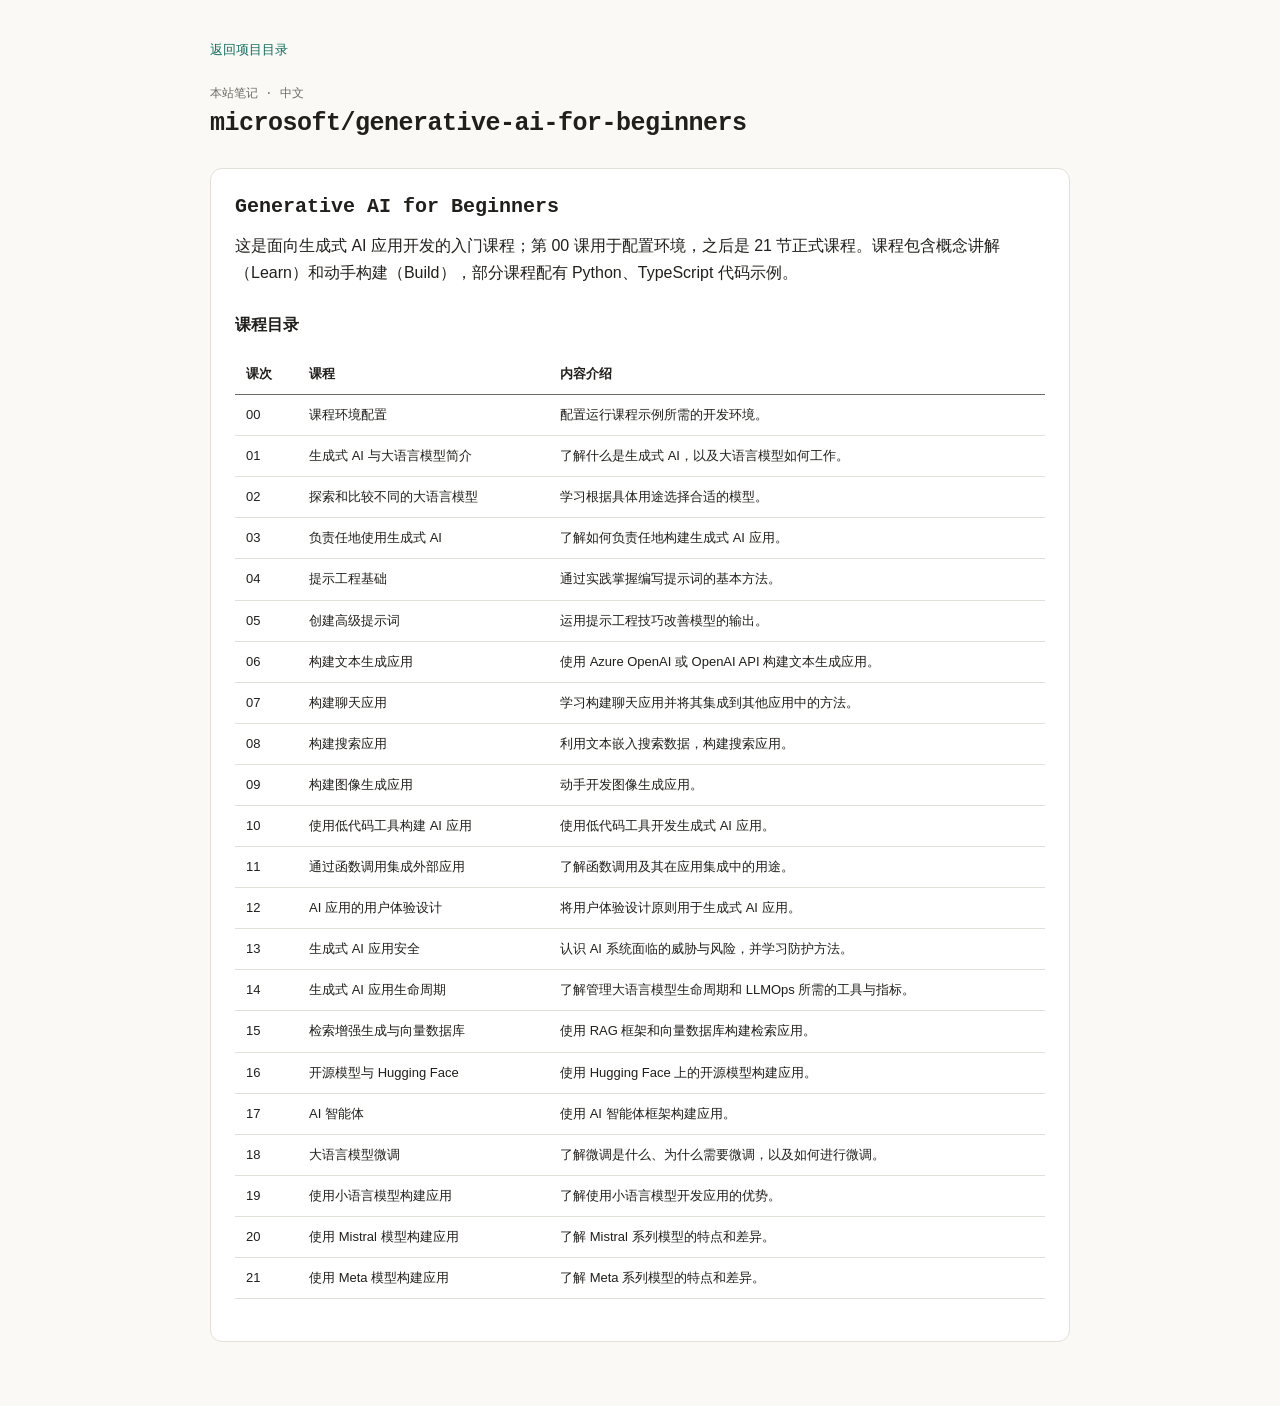
<file: site/notes/zh/ai/microsoft__generative-ai-for-beginners.html>
<!doctype html>
<html lang="zh-CN">
<head>
<meta charset="utf-8">
<meta name="viewport" content="width=device-width, initial-scale=1">
<title>microsoft/generative-ai-for-beginners · 本站笔记 · 中文</title>
<link rel="stylesheet" href="../../../assets/style.css">
</head>
<body class="note-page">
<header class="note-header"><a href="../../../?tab=ai">返回项目目录</a><div class="note-eyebrow">本站笔记 · 中文</div><h1>microsoft/generative-ai-for-beginners</h1></header>
<main class="note-content">
<h2>Generative AI for Beginners</h2>
<p>这是面向生成式 AI 应用开发的入门课程；第 00 课用于配置环境，之后是 21 节正式课程。课程包含概念讲解（Learn）和动手构建（Build），部分课程配有 Python、TypeScript 代码示例。</p>
<h3>课程目录</h3>
<div class="note-table-wrap"><table><thead><tr><th scope="col">课次</th><th scope="col">课程</th><th scope="col">内容介绍</th></tr></thead><tbody><tr><td>00</td><td>课程环境配置</td><td>配置运行课程示例所需的开发环境。</td></tr><tr><td>01</td><td>生成式 AI 与大语言模型简介</td><td>了解什么是生成式 AI，以及大语言模型如何工作。</td></tr><tr><td>02</td><td>探索和比较不同的大语言模型</td><td>学习根据具体用途选择合适的模型。</td></tr><tr><td>03</td><td>负责任地使用生成式 AI</td><td>了解如何负责任地构建生成式 AI 应用。</td></tr><tr><td>04</td><td>提示工程基础</td><td>通过实践掌握编写提示词的基本方法。</td></tr><tr><td>05</td><td>创建高级提示词</td><td>运用提示工程技巧改善模型的输出。</td></tr><tr><td>06</td><td>构建文本生成应用</td><td>使用 Azure OpenAI 或 OpenAI API 构建文本生成应用。</td></tr><tr><td>07</td><td>构建聊天应用</td><td>学习构建聊天应用并将其集成到其他应用中的方法。</td></tr><tr><td>08</td><td>构建搜索应用</td><td>利用文本嵌入搜索数据，构建搜索应用。</td></tr><tr><td>09</td><td>构建图像生成应用</td><td>动手开发图像生成应用。</td></tr><tr><td>10</td><td>使用低代码工具构建 AI 应用</td><td>使用低代码工具开发生成式 AI 应用。</td></tr><tr><td>11</td><td>通过函数调用集成外部应用</td><td>了解函数调用及其在应用集成中的用途。</td></tr><tr><td>12</td><td>AI 应用的用户体验设计</td><td>将用户体验设计原则用于生成式 AI 应用。</td></tr><tr><td>13</td><td>生成式 AI 应用安全</td><td>认识 AI 系统面临的威胁与风险，并学习防护方法。</td></tr><tr><td>14</td><td>生成式 AI 应用生命周期</td><td>了解管理大语言模型生命周期和 LLMOps 所需的工具与指标。</td></tr><tr><td>15</td><td>检索增强生成与向量数据库</td><td>使用 RAG 框架和向量数据库构建检索应用。</td></tr><tr><td>16</td><td>开源模型与 Hugging Face</td><td>使用 Hugging Face 上的开源模型构建应用。</td></tr><tr><td>17</td><td>AI 智能体</td><td>使用 AI 智能体框架构建应用。</td></tr><tr><td>18</td><td>大语言模型微调</td><td>了解微调是什么、为什么需要微调，以及如何进行微调。</td></tr><tr><td>19</td><td>使用小语言模型构建应用</td><td>了解使用小语言模型开发应用的优势。</td></tr><tr><td>20</td><td>使用 Mistral 模型构建应用</td><td>了解 Mistral 系列模型的特点和差异。</td></tr><tr><td>21</td><td>使用 Meta 模型构建应用</td><td>了解 Meta 系列模型的特点和差异。</td></tr></tbody></table></div>
</main>
</body>
</html>
</file>
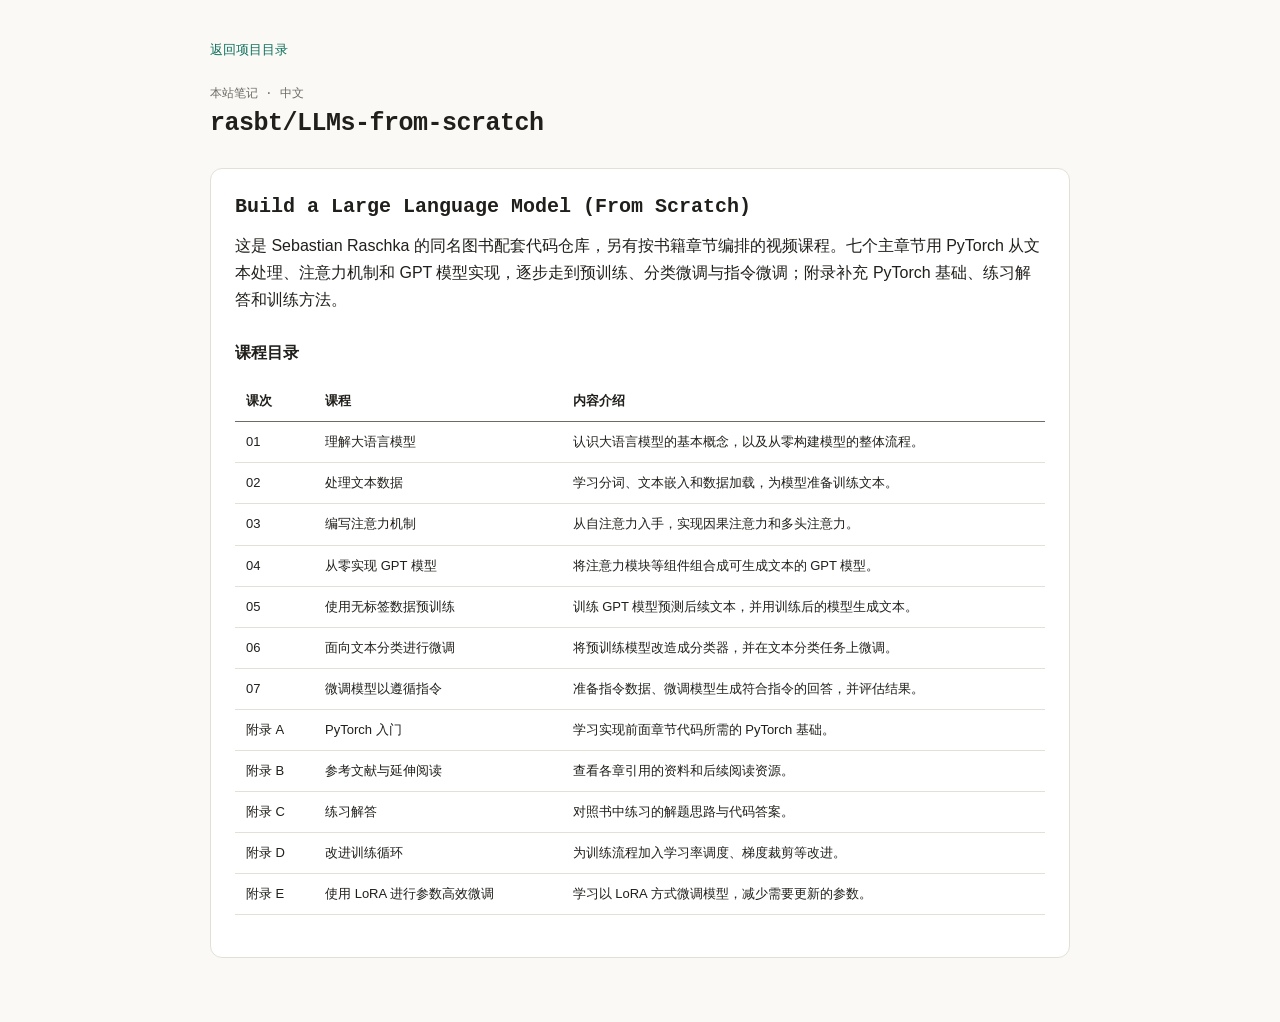
<file: site/notes/zh/ai/rasbt__LLMs-from-scratch.html>
<!doctype html>
<html lang="zh-CN">
<head>
<meta charset="utf-8">
<meta name="viewport" content="width=device-width, initial-scale=1">
<title>rasbt/LLMs-from-scratch · 本站笔记 · 中文</title>
<link rel="stylesheet" href="../../../assets/style.css">
</head>
<body class="note-page">
<header class="note-header"><a href="../../../?tab=ai">返回项目目录</a><div class="note-eyebrow">本站笔记 · 中文</div><h1>rasbt/LLMs-from-scratch</h1></header>
<main class="note-content">
<h2>Build a Large Language Model (From Scratch)</h2>
<p>这是 Sebastian Raschka 的同名图书配套代码仓库，另有按书籍章节编排的视频课程。七个主章节用 PyTorch 从文本处理、注意力机制和 GPT 模型实现，逐步走到预训练、分类微调与指令微调；附录补充 PyTorch 基础、练习解答和训练方法。</p>
<h3>课程目录</h3>
<div class="note-table-wrap"><table><thead><tr><th scope="col">课次</th><th scope="col">课程</th><th scope="col">内容介绍</th></tr></thead><tbody><tr><td>01</td><td>理解大语言模型</td><td>认识大语言模型的基本概念，以及从零构建模型的整体流程。</td></tr><tr><td>02</td><td>处理文本数据</td><td>学习分词、文本嵌入和数据加载，为模型准备训练文本。</td></tr><tr><td>03</td><td>编写注意力机制</td><td>从自注意力入手，实现因果注意力和多头注意力。</td></tr><tr><td>04</td><td>从零实现 GPT 模型</td><td>将注意力模块等组件组合成可生成文本的 GPT 模型。</td></tr><tr><td>05</td><td>使用无标签数据预训练</td><td>训练 GPT 模型预测后续文本，并用训练后的模型生成文本。</td></tr><tr><td>06</td><td>面向文本分类进行微调</td><td>将预训练模型改造成分类器，并在文本分类任务上微调。</td></tr><tr><td>07</td><td>微调模型以遵循指令</td><td>准备指令数据、微调模型生成符合指令的回答，并评估结果。</td></tr><tr><td>附录 A</td><td>PyTorch 入门</td><td>学习实现前面章节代码所需的 PyTorch 基础。</td></tr><tr><td>附录 B</td><td>参考文献与延伸阅读</td><td>查看各章引用的资料和后续阅读资源。</td></tr><tr><td>附录 C</td><td>练习解答</td><td>对照书中练习的解题思路与代码答案。</td></tr><tr><td>附录 D</td><td>改进训练循环</td><td>为训练流程加入学习率调度、梯度裁剪等改进。</td></tr><tr><td>附录 E</td><td>使用 LoRA 进行参数高效微调</td><td>学习以 LoRA 方式微调模型，减少需要更新的参数。</td></tr></tbody></table></div>
</main>
</body>
</html>
</file>
<file: site/assets/style.css>
:root{
  --bg:#FAF9F6; --surface:#FFFFFF; --surface-2:#F3F1EB; --border:#E3E0D8;
  --text:#201F1B; --text-muted:#6E6B62;
  --accent:#0F6F5C; --accent-soft:#E4F1EE;
  --viz-track:#E4F1EE;
  --warn:#B4700F; --warn-soft:#FBEEDD;
  --official:#8A5F0F; --official-soft:#FBF0DC;
  --control-height:34px; --control-font:12px;
  color-scheme:light;
}

:is(.controls button,.chip,.dropdown-toggle,.toc-btn,.back-to-top){
  font:var(--control-font) 'JetBrains Mono',monospace;
  min-height:var(--control-height); padding:5px 12px; border-radius:999px;
  border:1px solid var(--border); background:var(--surface); color:var(--text-muted);
  cursor:pointer; white-space:nowrap;
}
:is(.controls button,.chip,.dropdown-toggle,.toc-btn,.back-to-top):hover:not([aria-pressed="true"]):not(.active):not(.reset){
  border-color:var(--accent); color:var(--accent);
}
@media (prefers-color-scheme: dark){
  :root{
    --bg:#14161A; --surface:#1C1F24; --surface-2:#20242A; --border:#2C3038;
    --text:#EDEBE4; --text-muted:#9B9890;
    --accent:#33C4A8; --accent-soft:#17332E;
    --viz-track:#17332E;
    --warn:#E0A23A; --warn-soft:#332711;
    --official:#E3B24E; --official-soft:#332A14;
    color-scheme:dark;
  }
}

*{box-sizing:border-box;}
body{
  background:var(--bg); color:var(--text);
  font-family:'IBM Plex Sans', -apple-system, sans-serif;
  padding-inline:20px; padding-block:32px 56px;
  max-width:1180px; margin-inline:auto;
}
h1,h2,.stat,.badge,.chip,.foot{ font-family:'JetBrains Mono', ui-monospace, monospace; }

header{ margin-bottom:24px; position:relative; }
.lang-switch,.search-scope,.view-switch{
  display:inline-flex; border:1px solid var(--border);
  border-radius:999px; padding:2px; background:var(--surface);
}
.lang-switch button,.search-scope button,.view-switch button{
  font:var(--control-font) 'JetBrains Mono',monospace; border:0; background:transparent;
  color:var(--text-muted); min-height:28px; padding:5px 12px; border-radius:999px; cursor:pointer; white-space:nowrap;
}
.lang-switch button[aria-pressed="true"],.search-scope button[aria-pressed="true"],.view-switch button[aria-pressed="true"]{
  background:var(--accent); color:var(--bg);
}
.lang-switch{ position:absolute; top:0; right:0; }
header h1{ padding-right:170px; }
@media (max-width:480px){ header h1{ padding-right:0; padding-top:38px; } }
header h1{
  font-size:28px; margin:0 0 12px; letter-spacing:-0.02em; text-wrap:balance;
}
header p{
  margin:0; color:var(--text-muted); font-size:14px; max-width:min(62ch, calc(100% - 220px)); line-height:1.6;
}
.tab-intro .meta{
  margin-top:12px; font-size:12px; color:var(--text-muted);
}

.controls{
  display:flex; gap:8px; align-items:center; margin:16px 0 14px; flex-wrap:wrap;
}
.controls span{ font-size:var(--control-font); color:var(--text-muted); }
.controls button[aria-pressed="true"]{
  background:var(--accent); border-color:var(--accent); color:var(--bg);
}

.filter-bar{ display:flex; flex-direction:column; gap:10px; margin:2px 0 4px; }
.search-row{ display:flex; align-items:center; gap:10px; flex-wrap:wrap; }
.filter-row{ display:flex; gap:8px; align-items:center; flex-wrap:wrap; }
.search-input{
  font-family:'IBM Plex Sans',sans-serif; font-size:13px;
  min-height:var(--control-height); padding:6px 12px; border-radius:8px; border:1px solid var(--border);
  background:var(--surface); color:var(--text); width:min(100%,360px);
}
.search-input::placeholder{ color:var(--text-muted); }
.filter-feedback{ display:flex; align-items:flex-start; gap:10px 16px; flex-wrap:wrap; min-height:25px; }
.result-count{ color:var(--text-muted); font:11px 'JetBrains Mono',monospace; padding-top:5px; white-space:nowrap; }
.active-filters{ display:flex; gap:5px; flex-wrap:wrap; }
.active-filter{ max-width:min(300px,80vw); overflow:hidden; text-overflow:ellipsis; white-space:nowrap; border:1px solid var(--accent); border-radius:999px; background:var(--accent-soft); color:var(--accent); padding:4px 9px; font:11px 'JetBrains Mono',monospace; cursor:pointer; }
.active-filter:hover{ background:var(--surface); }
.active-filter span{ margin-left:4px; font-size:14px; line-height:0; }
.filter-hint{ margin:0; color:var(--text-muted); font-size:11px; line-height:1.4; }
.chip.reset{ color:var(--warn); border-color:var(--warn); background:var(--warn-soft); }
.chip.reset[hidden]{ display:none; }

.dropdown{ position:relative; display:inline-block; }
.dropdown-toggle{
  display:inline-flex; align-items:center; gap:10px;
}
.dropdown-toggle::after{
  content:''; width:6px; height:6px; flex:none;
  border-right:1.5px solid currentColor; border-bottom:1.5px solid currentColor;
  transform:translateY(-2px) rotate(45deg);
}
.dropdown-toggle[aria-expanded="true"]::after{ transform:translateY(2px) rotate(225deg); }
.dropdown-toggle.active{ background:var(--accent-soft); border-color:var(--accent); color:var(--accent); }
.dropdown-menu{
  position:absolute; top:calc(100% + 6px); left:0; z-index:20;
  background:var(--surface); border:1px solid var(--border); border-radius:10px;
  padding:6px; min-width:min(200px, calc(100vw - 24px)); max-width:min(300px, calc(100vw - 24px)); max-height:280px; overflow-y:auto;
  box-shadow:0 8px 24px rgba(0,0,0,.16);
}
.dropdown-menu[hidden]{ display:none; }
.dropdown-choice{
  width:100%; display:flex; align-items:center; justify-content:space-between; gap:12px;
  border:0; border-radius:6px; background:transparent; color:var(--text);
  padding:8px 9px; text-align:left; cursor:pointer;
  font:var(--control-font) 'JetBrains Mono',monospace;
}
.dropdown-choice:hover,.dropdown-choice[aria-pressed="true"]{ background:var(--accent-soft); color:var(--accent); }
.dropdown-choice[aria-pressed="true"]::after{ content:'✓'; }
.dropdown-item{
  display:flex; align-items:center; gap:7px; padding:8px 9px; border-radius:6px;
  font-family:'JetBrains Mono',monospace; font-size:var(--control-font); color:var(--text); cursor:pointer;
  white-space:normal;
}
.dropdown-item:hover{ background:var(--surface-2); }
.dropdown-item[hidden]{ display:none; }
.dropdown-search{ position:sticky; top:0; z-index:1; width:100%; padding:7px 8px; margin-bottom:5px; border:1px solid var(--border); border-radius:7px; background:var(--surface); color:var(--text); font-size:12px; }
.dropdown-item input{ accent-color:var(--accent); flex:none; }
.dropdown-item .n{ color:var(--text-muted); margin-left:auto; padding-left:8px; }
#categoryDropdownMenu{ max-height:440px; }
.dropdown-item.major{ font-weight:600; margin-top:4px; }
.dropdown-item.major:first-child{ margin-top:0; }
.dropdown-item.sub{ padding-left:26px; color:var(--text-muted); }
.lang-switch button:focus-visible,.view-switch button:focus-visible,.controls button:focus-visible,
.search-scope button:focus-visible,.dropdown-toggle:focus-visible,.dropdown-choice:focus-visible,
.dropdown-item:focus-within,.toc-btn:focus-visible,.chip:focus-visible,.active-filter:focus-visible,
.back-to-top:focus-visible,.search-input:focus-visible,.toc-caret:focus-visible,
.cat-goto:focus-visible,.cat-row.head button:focus-visible,.catalog-tabs a:focus-visible{
  outline:2px solid var(--accent); outline-offset:2px;
}

.empty-state{
  grid-column:1/-1; font-size:12.5px; color:var(--text-muted); padding:22px 0;
  text-align:center; font-family:'IBM Plex Sans',sans-serif; border:1px dashed var(--border);
  border-radius:12px;
}

section.major{ margin-top:46px; scroll-margin-top:16px; }
.major-head{
  display:flex; align-items:baseline; gap:10px; flex-wrap:wrap;
  border-bottom:2px solid var(--text); padding-bottom:10px;
}
.major-head h2{ font-size:19px; margin:0; letter-spacing:-0.01em; }
.major-head .count{
  font-size:12px; color:var(--text-muted); background:var(--surface-2);
  padding:2px 9px; border-radius:999px; border:1px solid var(--border);
}
.major-head .def{
  flex-basis:100%; font-family:'IBM Plex Sans',sans-serif; font-size:13px; color:var(--text-muted);
}
section.group{ margin-top:26px; }
.group-head{
  display:flex; align-items:baseline; gap:10px; flex-wrap:wrap;
  border-bottom:1px solid var(--border); padding-bottom:10px; margin-bottom:16px;
}
.group-head h3{ font-size:15px; margin:0; letter-spacing:-0.01em; }
.group-head .count{
  font-size:12px; color:var(--text-muted); background:var(--surface-2);
  padding:2px 9px; border-radius:999px; border:1px solid var(--border);
}
.group-head .def{
  flex-basis:100%; font-family:'IBM Plex Sans',sans-serif; font-size:13px; color:var(--text-muted);
}

.grid{
  display:grid; gap:14px;
  grid-template-columns:repeat(auto-fill, minmax(268px, 1fr));
}

.card{
  background:var(--surface); border:1px solid var(--border); border-radius:12px;
  padding:16px; display:flex; flex-direction:column; gap:10px;
  min-width:0; text-decoration:none; color:inherit;
}
.card-top{ display:flex; justify-content:space-between; align-items:flex-start; gap:8px; }
.card-name{
  color:var(--text); font-size:14.5px; font-weight:600;
  overflow-wrap:anywhere; text-decoration:none;
}
.card-name:hover{ color:var(--accent); }
.card-name:focus-visible,.website:focus-visible,.back-to-top:focus-visible{ outline:2px solid var(--accent); outline-offset:3px; }
.website{ align-self:flex-start; color:var(--accent); font-size:12px; text-decoration:none; }
.website:hover{ text-decoration:underline; }

.badges{ display:flex; gap:6px; flex-wrap:wrap; }
.badge{
  font-size:10px; padding:2px 7px; border-radius:5px; letter-spacing:.02em;
}
.badge.official{ background:var(--official-soft); color:var(--official); }
.badge.community{ background:var(--surface-2); color:var(--text-muted); }
.badge.archived{ background:var(--warn-soft); color:var(--warn); }
.empty-state code{ font-family:'JetBrains Mono',monospace; font-size:12px; background:var(--surface-2); padding:1px 5px; border-radius:4px; }
.tab-intro .links{ margin-top:6px; font-size:12px; }
.tab-intro .links a{ color:var(--accent); text-decoration:none; }
.tab-intro .links a:hover{ text-decoration:underline; }
.catalog-tabs{
  display:flex; gap:5px; align-items:flex-end; overflow-x:auto;
  border-bottom:1px solid var(--border); margin:0 0 18px; padding:0 0 1px;
}
.catalog-tabs a{
  display:inline-flex; align-items:center; gap:8px; white-space:nowrap;
  padding:10px 14px; border-bottom:2px solid transparent;
  color:var(--text-muted); text-decoration:none; font-size:13px; font-weight:600;
}
.catalog-tabs a:hover{ color:var(--accent); }
.catalog-tabs a[aria-current="page"]{ color:var(--accent); border-bottom-color:var(--accent); }
.tab-count{
  font-family:'JetBrains Mono',monospace; font-size:10px; font-weight:500;
  border-radius:999px; padding:2px 6px; background:var(--surface-2); color:var(--text-muted);
}
.catalog-tabs a[aria-current="page"] .tab-count{ background:var(--accent-soft); color:var(--accent); }
.tab-intro{ background:var(--surface); border:1px solid var(--border); border-radius:12px; padding:14px 18px; margin:14px 0 4px; }
.tab-intro-label{ color:var(--accent); font:600 12px 'JetBrains Mono',monospace; margin-bottom:5px; }
.tab-intro p{ margin:0; color:var(--text-muted); font-size:13px; line-height:1.55; }
.analysis-scope{ color:var(--text-muted); font-size:12px; margin:0 0 14px; }
.badge.category{ background:transparent; color:var(--accent); border:1px solid var(--accent); }

.stat-row{ display:grid; grid-template-columns:repeat(2,minmax(0,1fr)); gap:8px 16px; }
.stat{
  font-size:22px; font-weight:600; font-variant-numeric:tabular-nums; letter-spacing:-0.01em;
}
.stat.secondary{ font-size:17px; color:var(--text-muted); }
.stat-label{ font-size:10px; color:var(--text-muted); }

.dates{
  display:flex; gap:10px; font-size:11px; color:var(--text-muted); flex-wrap:wrap;
}
.dates b{ color:var(--text); font-weight:500; }

.summary{
  font-family:'IBM Plex Sans',sans-serif; font-size:12.5px; line-height:1.55; color:var(--text);
  flex-grow:1;
}

.foot{
  display:flex; justify-content:space-between; gap:8px; font-size:10.5px;
  color:var(--text-muted); border-top:1px dashed var(--border); padding-top:9px; flex-wrap:wrap;
}
.note-links{ display:flex; gap:8px; margin-left:auto; flex-wrap:wrap; justify-content:flex-end; }
.note-link{
  display:inline-flex; align-items:center; padding:3px 8px; border-radius:6px;
  border:1px solid var(--border); background:var(--surface-2); color:var(--text-muted);
  font-size:10.5px; text-decoration:none; white-space:nowrap;
}
.note-link:hover{ border-color:var(--accent); background:var(--accent-soft); color:var(--accent); }
.note-link:focus-visible{ outline:2px solid var(--accent); outline-offset:3px; }
footer.page-foot{
  margin-top:44px; font-size:11px; color:var(--text-muted); text-align:center;
}

/* ---------- 视图切换 ---------- */
.view-switch{
  display:flex; width:max-content; margin-top:18px;
}
html.view-analysis .controls{ display:none; }
html.view-analysis .filter-bar{ margin-top:16px; }
html.view-analysis .toc,html.view-analysis .toc-open-btn{ display:none; }
html.view-analysis #groupsContainer{ display:none; }
html:not(.view-analysis) #analysisView{ display:none; }

/* ---------- 数据分析视图 ---------- */
#analysisView{ margin-top:26px; }
.viz-card{
  background:var(--surface); border:1px solid var(--border); border-radius:12px;
  padding:18px 18px 16px; margin-top:16px;
}
.viz-card h2{ font-size:15px; margin:0; }
.time-grid{ display:grid; grid-template-columns:repeat(2,minmax(0,1fr)); gap:24px; }
.time-panel{ min-width:0; }
.time-panel h3{ font-size:13px; margin:0 0 12px; }
.distribution-rows{ display:grid; gap:8px; }
.distribution-row{ display:grid; grid-template-columns:104px minmax(0,1fr) 84px; gap:8px; align-items:center; }
.distribution-label{ font-size:11.5px; color:var(--text-muted); white-space:nowrap; }
.distribution-track{ display:block; height:10px; border-radius:999px; background:var(--viz-track); overflow:hidden; }
.distribution-fill{ display:block; height:100%; border-radius:999px; background:var(--accent); }
.distribution-value{ color:var(--text); text-align:right; white-space:nowrap; font:11.5px 'JetBrains Mono',monospace; font-variant-numeric:tabular-nums; }
.distribution-value small{ color:var(--text-muted); font-size:10px; }
.language-chart{ max-width:820px; }
.language-chart .distribution-row{ grid-template-columns:140px minmax(0,1fr) 84px; }
@media (max-width:800px){ .time-grid{ grid-template-columns:1fr; gap:22px; } }
@media (max-width:480px){
  .distribution-row{ grid-template-columns:86px minmax(0,1fr) 76px; gap:6px; }
  .language-chart .distribution-row{ grid-template-columns:112px minmax(0,1fr) 76px; }
}
.back-to-top{ position:fixed; right:20px; bottom:18px; z-index:22; box-shadow:0 4px 15px rgba(0,0,0,.12); }
.back-to-top::before{
  content:''; display:inline-block; width:6px; height:6px; margin-right:8px;
  border-left:1.5px solid currentColor; border-top:1.5px solid currentColor;
  transform:translateY(1px) rotate(45deg);
}
.back-to-top[hidden]{ display:none; }
.viz-sub{ font-size:12.5px; color:var(--text-muted); margin:4px 0 14px; line-height:1.55; }

.kpis{ display:grid; gap:12px; grid-template-columns:repeat(auto-fit, minmax(150px, 1fr)); }
.kpi{ background:var(--surface); border:1px solid var(--border); border-radius:12px; padding:14px 16px; }
.kpi .label{ font-size:12px; color:var(--text-muted); }
.kpi .value{ font-size:26px; font-weight:600; margin-top:4px; letter-spacing:-0.01em; }
.kpi .note{ font-size:11.5px; color:var(--text-muted); margin-top:2px; }

.cat-scroll{ overflow-x:auto; margin:0 -4px; padding:0 4px; }
.cat-table{ min-width:980px; font-size:13px; }
.cat-row{
  display:grid; grid-template-columns:minmax(190px,1.4fr) repeat(5,minmax(140px,1fr)); gap:14px;
  align-items:center; padding:6px 4px; border-bottom:1px solid var(--border);
}
.cat-row.head{ font-size:11.5px; color:var(--text-muted); border-bottom-color:var(--text-muted); }
.cat-row.head button{
  font:inherit; color:inherit; background:none; border:0; padding:0; cursor:pointer; text-align:left;
}
.cat-row.head button[aria-pressed="true"]{ color:var(--accent); font-weight:600; text-decoration:underline; text-underline-offset:4px; }
.cat-row.head button[aria-pressed="true"]::after{
  content:''; display:inline-block; width:6px; height:6px; margin-left:8px;
  border-right:1.5px solid currentColor; border-bottom:1.5px solid currentColor;
  transform:translateY(-2px) rotate(45deg);
}
.cat-row.major{ font-weight:600; }
.cat-row.sub{ color:var(--text-muted); font-size:12.5px; }
.cat-row.sub .cat-name{ padding-left:26px; }
.cat-name{ display:flex; align-items:center; gap:4px; min-width:0; }
.cat-name .toc-caret{ width:22px; }
.cat-goto{
  margin-left:auto; font-size:11px; color:var(--accent); background:none; border:0; cursor:pointer;
  padding:2px 4px; white-space:nowrap; font-family:'JetBrains Mono',monospace;
}
.cat-goto:hover{ text-decoration:underline; }
.metric-bar{ display:flex; align-items:center; gap:8px; min-width:0; }
.metric-bar .track{ flex:1; height:10px; min-width:0; background:var(--viz-track); border-radius:4px; overflow:hidden; }
.metric-bar .fill{ display:block; height:100%; background:var(--accent); border-radius:4px; }
.cat-row.sub .metric-bar .fill{ opacity:.55; }
.metric-bar .v{ font-size:12px; font-variant-numeric:tabular-nums; min-width:48px; text-align:right; color:var(--text); }
.cat-tools{ display:flex; justify-content:flex-end; margin:-6px 0 6px; }

/* ---------- 侧边目录 ---------- */
.toc{
  position:fixed; top:0; left:0; bottom:0; width:236px; z-index:30;
  background:var(--bg); border-right:1px solid var(--border);
  display:flex; flex-direction:column;
  transition:transform .18s ease;
}
html:not(.toc-open) .toc{ transform:translateX(-100%); }
.toc-head{
  display:flex; align-items:center; justify-content:space-between;
  padding:18px 14px 10px 18px; font-family:'JetBrains Mono',monospace; font-size:12px;
  color:var(--text-muted); letter-spacing:.04em;
}
.toc-body{ overflow-y:auto; padding:0 10px 24px; flex:1; }
.toc-open-btn{ position:fixed; bottom:18px; left:20px; z-index:25; box-shadow:0 4px 15px rgba(0,0,0,.12); }
html.toc-open .toc-open-btn{ display:none; }
.toc-major{ margin-top:6px; }
.toc-major-row{ display:flex; align-items:center; gap:2px; }
.toc-caret{
  flex:none; width:20px; height:24px; border:0; background:none; cursor:pointer;
  color:var(--text-muted); font-size:16px; line-height:1;
}
.toc-major.collapsed .toc-subs{ display:none; }
.toc a{
  display:flex; align-items:baseline; gap:6px; text-decoration:none; color:var(--text);
  border-radius:6px; padding:4px 7px; font-size:13px; min-width:0; flex:1;
}
.toc a:hover{ background:var(--surface-2); }
.toc a .n{ margin-left:auto; font-size:11px; color:var(--text-muted); font-variant-numeric:tabular-nums; }
.toc-major-row a{ font-weight:600; }
.toc-subs{ padding-left:22px; }
.toc-subs a{ font-size:12.5px; color:var(--text-muted); }
.toc-subs a.current{ color:var(--accent); background:var(--accent-soft); }
section.group{ scroll-margin-top:16px; }

/* ---------- Project notes ---------- */
body.note-page{ max-width:900px; }
.note-header{ margin-bottom:30px; }
.note-header a{ color:var(--accent); font-size:13px; text-decoration:none; }
.note-header a:hover{ text-decoration:underline; }
.note-header a:focus-visible{ outline:2px solid var(--accent); outline-offset:3px; }
.note-eyebrow{ color:var(--text-muted); font:12px 'JetBrains Mono',monospace; margin-top:26px; }
.note-header h1{ padding:0; margin:7px 0 0; font-size:25px; overflow-wrap:anywhere; }
.note-content{ background:var(--surface); border:1px solid var(--border); border-radius:12px; padding:24px; line-height:1.7; }
.note-content h2,.note-content h3,.note-content h4{ margin:28px 0 10px; line-height:1.35; }
.note-content h2:first-child{ margin-top:0; }
.note-content h2{ font-size:20px; }
.note-content h3{ font-size:16px; }
.note-content p{ margin:12px 0; }
.note-content a{ color:var(--accent); }
.note-content code{ font:0.9em 'JetBrains Mono',monospace; background:var(--surface-2); padding:1px 4px; border-radius:4px; }
.note-content pre{ overflow-x:auto; padding:14px; background:var(--surface-2); border-radius:8px; }
.note-content pre code{ padding:0; background:none; }
.note-content li{ margin:4px 0; }
.note-table-wrap{ overflow-x:auto; margin:18px 0; }
.note-content table{ width:100%; border-collapse:collapse; font-size:13px; }
.note-content th,.note-content td{ border-bottom:1px solid var(--border); padding:9px 11px; text-align:left; vertical-align:top; }
.note-content th{ border-bottom-color:var(--text-muted); white-space:nowrap; }
.note-dialog{
  width:min(860px,calc(100vw - 28px)); max-width:none; max-height:calc(100dvh - 28px);
  padding:0; border:1px solid var(--border); border-radius:14px;
  background:var(--surface); color:var(--text); box-shadow:0 22px 70px rgba(0,0,0,.25);
}
.note-dialog::backdrop{ background:rgba(15,20,18,.62); }
.note-dialog-head{
  display:flex; align-items:center; justify-content:space-between; gap:12px;
  padding:14px 18px; border-bottom:1px solid var(--border);
}
.note-dialog-head h2{ margin:0; font-size:15px; overflow-wrap:anywhere; }
.note-dialog-body{ max-height:calc(100dvh - 95px); overflow-y:auto; }
.note-dialog .note-content{ border:0; border-radius:0; padding:18px 22px 26px; }
.note-dialog-error{ padding:22px; color:var(--text-muted); }
.note-dialog-error a{ color:var(--accent); }

@media (min-width:1000px){
  html.toc-open:not(.view-analysis) body{ padding-left:calc(236px + 32px); max-width:calc(1180px + 236px); }
}
@media (max-width:999px){
  html.toc-open .toc{ box-shadow:0 0 32px rgba(0,0,0,.18); }
  header p{ max-width:100%; }
}

@media (max-width:480px){
  body{ padding-inline:14px; }
  header h1{ font-size:23px; }
  .note-content{ padding:16px; }
  .note-dialog-head{ padding:12px 14px; }
  .note-dialog .note-content{ padding:16px; }
  .back-to-top{ right:14px; bottom:14px; }
  .toc-open-btn{ left:14px; bottom:14px; }
}
</file>
